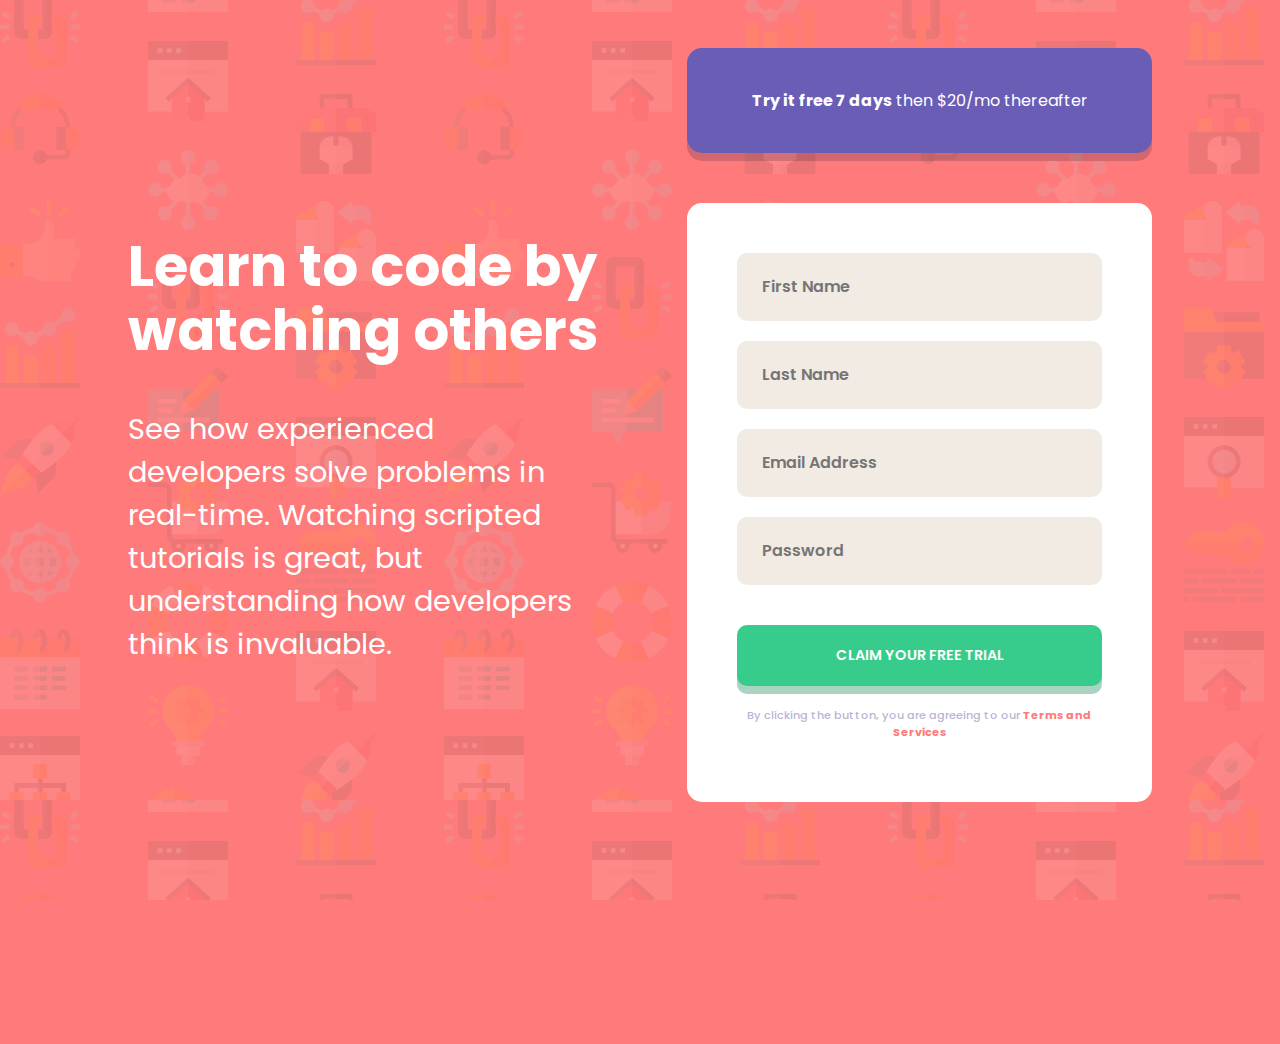
<file: pages/index.html>
<!DOCTYPE html>
<html lang="en">
  <head>
    <meta charset="UTF-8" />
    <meta name="viewport" content="width=device-width, initial-scale=1.0" />
    <title>LTCBWO</title>
    <link
      rel="icon"
      type="image/png"
      sizes="16x16"
      href="../images/favicon.ico"
    />
    <link rel="preconnect" href="https://fonts.googleapis.com" />
    <link rel="preconnect" href="https://fonts.gstatic.com" crossorigin />
    <link
      href="https://fonts.googleapis.com/css2?family=Poppins:wght@400;500;600;700&display=swap"
      rel="stylesheet"
    />
    <link rel="stylesheet" href="../style/index_style.css" />
    <script defer src="../js/validator.js" type="text/javascript"></script>
    <script defer src="../js/focus.js" type="text/javascript"></script>
  </head>
  <body>
    <div class="content">
      <div class="title-div">
        <h1 class="title">
          Learn to code by <br />
          watching others
        </h1>
        <p class="description">
          See how experienced developers solve problems in real-time. Watching
          scripted tutorials is great, but understanding how developers think is
          invaluable.
        </p>
      </div>
      <div class="form-div">
        <button
          style="border: none; cursor: pointer"
          class="free-trial"
          id="free-trial"
          onclick="focusOn()"
        >
          <strong>Try it free 7 days</strong> then $20/mo thereafter
        </button>
        <form class="register-form" id="form" method="get" action="">
          <input
            required
            pattern="[a-zA-Z]{2,20}"
            type="text"
            id="name"
            name="name"
            placeholder="First Name"
          />
          <input
            required
            pattern="[a-zA-Z]{2,20}"
            type="text"
            id="surname"
            name="surname"
            placeholder="Last Name"
          />
          <input
            required
            pattern="[a-z0-9._%+-]+@[a-z0-9.-]+\.[a-z]{2,4}$"
            type="email"
            id="email"
            name="email"
            autocomplete="email"
            placeholder="Email Address"
          />
          <input
            required
            pattern="^(?=.*[a-z])(?=.*[A-Z])(?=.*[0-9])(?=.*[!@#$%^&*_=+-]).{8,50}$"
            type="password"
            id="password"
            name="password"
            autocomplete="new-password"
            placeholder="Password"
          />
          <button class="submitForm">CLAIM YOUR FREE TRIAL</button>
          <p class="terms">
            By clicking the button, you are agreeing to our
            <a class="terms-link" href="terms.html"
              ><strong>Terms and Services</strong></a
            >
          </p>
        </form>
      </div>
    </div>
    <footer class="footer">
      <a class="terms-link" href="terms.html">
        <strong>Terms and Services</strong>
      </a>
      <p class="footer-message">
        <strong>Ready to start?</strong>
        <br />
        Enter your email to create or restart your membership.
      </p>
    </footer>
  </body>
</html>
</file>
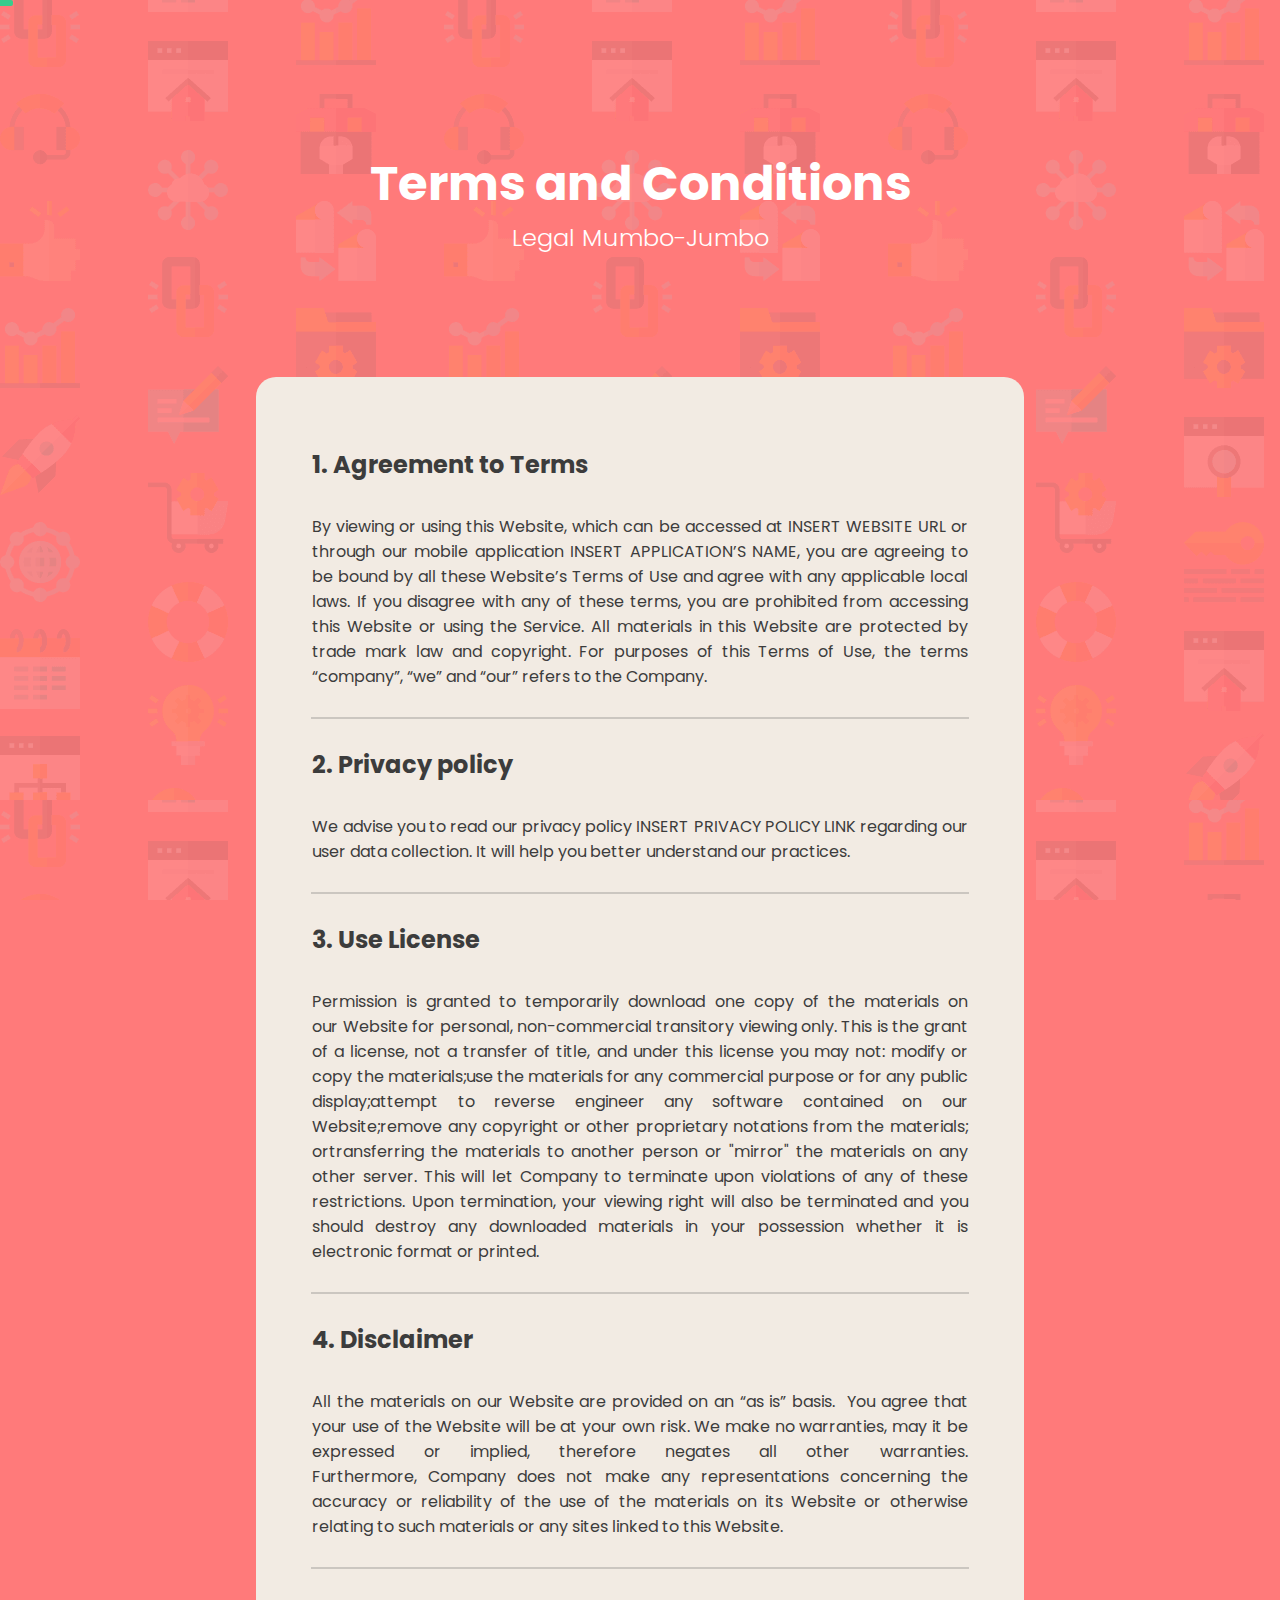
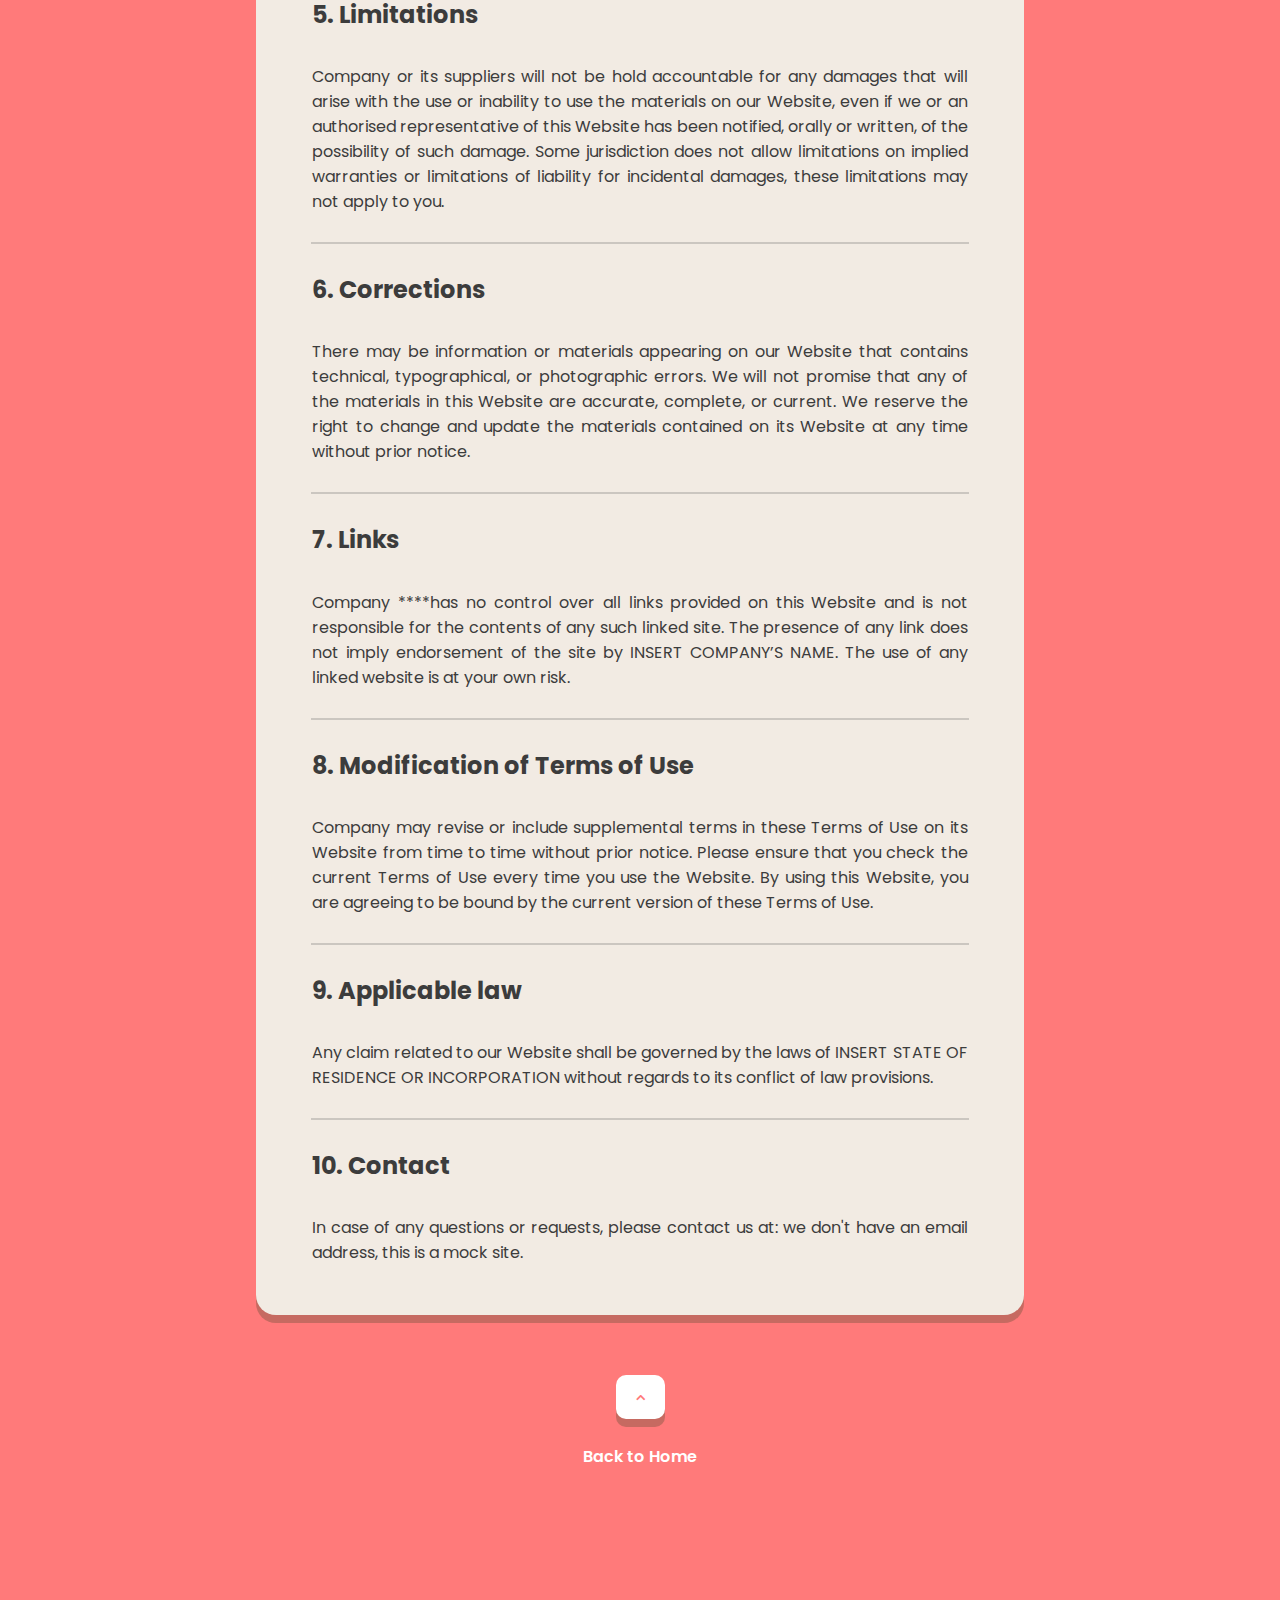
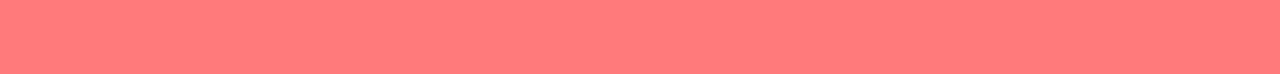
<file: pages/terms.html>
<!DOCTYPE html>
<html lang="en">
  <head>
    <meta charset="UTF-8" />
    <meta http-equiv="X-UA-Compatible" content="IE=edge" />
    <meta name="viewport" content="width=device-width, initial-scale=1.0" />
    <title>Terms and Conditions</title>
    <link
      rel="icon"
      type="image/png"
      sizes="16x16"
      href="../images/favicon.ico"
    />
    <link rel="preconnect" href="https://fonts.googleapis.com" />
    <link rel="preconnect" href="https://fonts.gstatic.com" crossorigin />
    <link
      href="https://fonts.googleapis.com/css2?family=Poppins:wght@400;500;600;700&display=swap"
      rel="stylesheet"
    />
    <link rel="stylesheet" href="../style/terms_style.css" />
    <link
      href="//maxcdn.bootstrapcdn.com/font-awesome/4.1.0/css/font-awesome.min.css"
      rel="stylesheet"
    />
    <script defer src="../js/scrollbar.js" type="text/javascript"></script>
  </head>
  <body>
    <div id="bar"></div>
    <div class="main-content">
      <div class="titles-div">
        <h1 class="title">Terms and Conditions</h1>
        <h2 class="subtitle">Legal Mumbo-Jumbo</h2>
      </div>
      <div class="content">
        <h1>1. Agreement to Terms</h1>
        <p>
          By viewing or using this Website, which can be accessed at INSERT
          WEBSITE URL or through our mobile application INSERT APPLICATION’S
          NAME, you are agreeing to be bound by all these Website’s Terms of Use
          and agree with any applicable local laws. If you disagree with any of
          these terms, you are prohibited from accessing this Website or using
          the Service. All materials in this Website are protected by trade mark
          law and copyright. For purposes of this Terms of Use, the terms
          “company”, “we” and “our” refers to the Company.
        </p>
        <hr />
        <h1>2. Privacy policy</h1>
        <p>
          We advise you to read our privacy policy INSERT PRIVACY POLICY
          LINK regarding our user data collection. It will help you better
          understand our practices.
        </p>
        <hr />
        <h1>3. Use License</h1>
        <p>
          Permission is granted to temporarily download one copy of the
          materials on our Website for personal, non-commercial transitory
          viewing only. This is the grant of a license, not a transfer of title,
          and under this license you may not: modify or copy the materials;use
          the materials for any commercial purpose or for any public
          display;attempt to reverse engineer any software contained on our
          Website;remove any copyright or other proprietary notations from the
          materials; ortransferring the materials to another person or "mirror"
          the materials on any other server. This will let Company to terminate
          upon violations of any of these restrictions. Upon termination, your
          viewing right will also be terminated and you should destroy any
          downloaded materials in your possession whether it is electronic
          format or printed.
        </p>
        <hr />
        <h1>4. Disclaimer</h1>
        <p>
          All the materials on our Website are provided on an “as is” basis. 
          You agree that your use of the Website will be at your own risk. We
          make no warranties, may it be expressed or implied, therefore negates
          all other warranties. Furthermore, Company does not make any
          representations concerning the accuracy or reliability of the use of
          the materials on its Website or otherwise relating to such materials
          or any sites linked to this Website.
        </p>
        <hr />
        <h1>5. Limitations</h1>
        <p>
          Company or its suppliers will not be hold accountable for any damages
          that will arise with the use or inability to use the materials on our
          Website, even if we or an authorised representative of this Website
          has been notified, orally or written, of the possibility of such
          damage. Some jurisdiction does not allow limitations on implied
          warranties or limitations of liability for incidental damages, these
          limitations may not apply to you.
        </p>
        <hr />
        <h1>6. Corrections</h1>
        <p>
          There may be information or materials appearing on our Website that
          contains technical, typographical, or photographic errors. We will not
          promise that any of the materials in this Website are accurate,
          complete, or current. We reserve the right to change and update the
          materials contained on its Website at any time without prior notice.
        </p>
        <hr />
        <h1>7. Links</h1>
        <p>
          Company ****has no control over all links provided on this Website and
          is not responsible for the contents of any such linked site. The
          presence of any link does not imply endorsement of the site by INSERT
          COMPANY’S NAME. The use of any linked website is at your own risk.
        </p>
        <hr />
        <h1>8. Modification of Terms of Use</h1>
        <p>
          Company may revise or include supplemental terms in these Terms of Use
          on its Website from time to time without prior notice. Please ensure
          that you check the current Terms of Use every time you use the
          Website. By using this Website, you are agreeing to be bound by the
          current version of these Terms of Use.
        </p>
        <hr />
        <h1>9. Applicable law</h1>
        <p>
          Any claim related to our Website shall be governed by the laws
          of INSERT STATE OF RESIDENCE OR INCORPORATION without regards to its
          conflict of law provisions.
        </p>
        <hr />
        <h1>10. Contact</h1>
        <p>
          In case of any questions or requests, please contact us at: we don't
          have an email address, this is a mock site.
        </p>
      </div>
      <div class="buttons">
        <button class="top" onclick="window.location.href='#'">
          <i class="fa fa-angle-up"></i>
        </button>
        <button class="home">
          <a type="button" role="button" href="index.html" class="home-a"
            >Back to Home</a
          >
        </button>
      </div>
    </div>

    <footer class="footer">
      <a class="home-link" href="index.html">
        <strong>Home</strong>
      </a>
      <p class="footer-message">
        <strong>Ready to start?</strong>
        <br />
        Enter your email to create or restart your membership.
      </p>
    </footer>
  </body>
</html>
</file>
<file: style/index_style.css>
:root {
  /* Primary */
  --main: hsl(0, 100%, 74%);
  --secondary: hsl(154, 59%, 51%);
  --secondary_shadow: hsla(154, 56%, 37%, 0.4);
  --hover-secondary: hsl(154, 100%, 64%);

  /* Tertiary */
  --tertiary: hsl(248, 38%, 54%);
  --hover-tertiary: hsl(248, 77%, 70%);

  /* Neutral */
  --input-color: hsl(30, 38%, 92%);
  --hover-input: rgba(0, 0, 0, 0.665);
  --form-background: hsl(0, 0%, 100%);

  /* Font */
  --font: "Poppins", sans-serif;
  --font-color: hsl(0, 0%, 100%);
  --footer-font-color: hsl(249, 10%, 26%);
  --light-font-color: hsl(246, 25%, 77%);
}

@media (prefers-color-scheme: dark) {
  :root {
    /* Primary */
    --main: #16213e;

    /* Tertiary */
    --tertiary: #6d67e4;
    --hover-tertiary: #3e38af;
  }
}

@media (prefers-color-scheme: light) {
  :root {
    /* Primary */
    --main: hsl(0, 100%, 74%);

    /* Tertiary */
    --tertiary: hsl(248, 38%, 54%);
    --hover-tertiary: hsl(248, 77%, 70%);
  }
}

* {
  transition-duration: 200ms !important;
}

body {
  margin: 0;
  background-color: var(--main);
}

.content {
  background-image: url("../images/bg-intro-mobile.png");
  background-attachment: fixed;
  background-color: var(--main);
  display: flex;
  flex-direction: column;
  align-items: center;
  position: relative;
  margin-bottom: 168px;
  z-index: 100;
}

.title {
  font-family: var(--font);
  font-size: 1.7rem;
  font-weight: 700;
  color: var(--font-color);
  margin: 0;
  text-align: center;
  margin-bottom: 20px;
  margin-top: 20%;
  padding-left: 30px;
  padding-right: 30px;
}

.description {
  color: var(--font-color);
  font-family: var(--font);
  font-weight: 400;
  font-size: 0.9rem;
  text-align: center;
  margin-bottom: 40px;
  padding-left: 20px;
  padding-right: 20px;
}

.free-trial {
  background-color: var(--tertiary);
  color: var(--font-color);
  font-family: var(--font);
  font-size: 0.9rem;
  text-align: center;
  border-radius: 15px;
  padding: 30px 20%;
  margin-left: 20px;
  margin-right: 20px;
  margin-bottom: 50px;
  /* box-shadow: none|h-offset v-offset blur spread color |inset|initial|inherit; */
  box-shadow: 0px 8px 0px 0 hsla(251, 33%, 17%, 0.2);
}

.free-trial:active {
  background-color: var(--hover-tertiary);
  box-shadow: 0px 8px 0px 0 hsla(0, 0%, 0%, 0.522);
}

.register-form {
  background-color: var(--form-background);
  display: flex;
  flex-direction: column;
  padding: 30px;
  margin-left: 20px;
  margin-right: 20px;
  margin-bottom: 50px;
  border-radius: 15px;
}

input {
  font-size: 0.9rem;
  font-family: var(--font);
  font-weight: 600;
  height: 2.5rem;
  margin-bottom: 15px;
  padding-left: 25px;
  padding-right: 25px;
  padding-top: 10px;
  padding-bottom: 10px;
  border-radius: 10px;
  border: none;
  background-color: var(--input-color);
}

input:focus {
  outline-color: var(--main);
  outline-style: solid;
  outline-width: 3px;
  box-shadow: 0px 8px 10px 0 hsla(32, 30%, 31%, 0.375);
}

#password {
  margin-bottom: 30px;
}

.submitForm {
  background-color: var(--secondary);
  color: var(--font-color);
  font-family: var(--font);
  font-weight: 600;
  font-size: 0.9rem;
  text-align: center;
  border-radius: 10px;
  border: none;
  padding: 20px 10%;
  margin-bottom: 10px;
  /* box-shadow: none|h-offset v-offset blur spread color |inset|initial|inherit; */
  box-shadow: 0px 8px 0px 0 var(--secondary_shadow);
}

.terms {
  font-family: var(--font);
  font-size: 0.7rem;
  font-weight: 500;
  color: var(--light-font-color);
  padding-left: 10px;
  padding-right: 10px;
  text-align: center;
}

.terms-link {
  color: var(--main);
  font-family: var(--font);
  text-decoration: none;
}

.footer {
  background-color: var(--form-background);
  display: flex;
  flex-direction: column;
  align-items: center;
  width: 100vw;
  padding-top: 20px;
  padding-bottom: 20px;

  position: fixed;
  bottom: 0;
  z-index: 0;
}

.footer-message {
  font-family: var(--font);
  color: var(--footer-font-color);
  text-align: center;
  margin-right: 30px;
  margin-left: 30px;
}

@media (hover: hover) {
  .free-trial:hover {
    background-color: var(--hover-tertiary);
  }

  input:hover {
    box-shadow: 0px 8px 10px 0 hsla(32, 30%, 31%, 0.375);
  }

  .submitForm:hover {
    background-color: var(--hover-secondary);
    color: var(--hover-input);
  }

  .terms-link:hover {
    text-decoration: underline;
  }
}

@media screen and (min-width: 500px) {
  .content {
    background-image: url("../images/bg-intro-desktop.png");
    margin-bottom: 144px;
    height: 100vh;
    min-height: 1200px;
  }

  .title-div {
    display: flex;
    flex-direction: column;
    align-items: center;
  }

  .title {
    font-size: 3rem;
    margin-top: 10%;
    line-height: 3rem;
    margin-bottom: 40px;
  }

  .description {
    font-size: 1.3rem;
    margin-left: 30px;
    margin-right: 30px;
    margin-bottom: 60px;
    width: 80%;
  }

  .form-div {
    display: flex;
    flex-direction: column;
    align-items: center;
    width: 70%;
  }

  .free-trial {
    padding: 40px 20%;
    box-sizing: border-box;
    width: 100%;
    font-size: 1.2rem;
    margin-left: 0px;
    margin-right: 0px;
  }

  .register-form {
    padding: 50px;
    margin-bottom: 50px;
    margin-left: 0px;
    margin-right: 0px;
    width: 100%;
    box-sizing: border-box;
  }

  input {
    font-size: 1rem;
    height: 3rem;
    margin-bottom: 20px;
  }

  #password {
    margin-bottom: 40px;
  }
}

@media screen and (min-width: 1200px) {
  .content {
    background-image: url("../images/bg-intro-desktop.png");
    flex-direction: row;
    height: 100vh;
    min-height: 100vh;
  }

  .title-div {
    display: block;
    margin-left: 10%;
  }

  .form-div {
    margin-right: 10%;
  }

  .title {
    font-size: 3.5rem;
    line-height: 4rem;
    text-align: left;
    margin: 0;
    margin-bottom: 5vh;
    padding: 0;
  }

  .description {
    text-align: left;
    font-size: 1.8rem;
    margin: 0;
    padding: 0;
    max-width: 2000px;
  }

  .free-trial {
    padding: 40px 10%;
    font-size: 1rem;
  }
}
</file>
<file: style/terms_style.css>
:root {
  /* Primary */
  --main: hsl(0, 100%, 74%);
  --main-background: hsl(30, 38%, 92%);
  --main-shadow: hsla(32, 30%, 31%, 0.375);
  --secondary: hsl(154, 59%, 51%);

  /* Neutral */
  --form-background: hsl(0, 0%, 100%);
  --line-color: rgba(107, 107, 107, 0.29);

  /* Font */
  --font: "Poppins", sans-serif;
  --font-color: hsl(0, 0%, 100%);
  --content-font-color: rgb(60, 60, 60);
  --footer-font-color: hsl(249, 10%, 26%);
  --light-font-color: hsl(246, 25%, 77%);
}

@media (prefers-color-scheme: dark) {
  :root {
    /* Primary */
    --main: #16213e;
    --main-background: #0f3460;
    --main-shadow: #00000000;

    /* Neutral */
    --line-color: hsl(30, 38%, 92%);

    /* Font */
    --content-font-color: hsl(30, 38%, 92%);
  }
}

* {
  transition-duration: 200ms !important;
}

html {
  scroll-behavior: smooth;
}

body {
  margin: 0;
  background-color: var(--main);
}

#bar {
  width: 1%;
  height: 6px;
  border-top-right-radius: 2px;
  border-bottom-right-radius: 2px;
  background-color: var(--secondary);
  position: fixed;
  top: 0;
  z-index: 1000;
  transition-duration: 0ms !important;
}

.main-content {
  background-image: url("../images/bg-intro-mobile.png");
  background-attachment: fixed;
  background-color: var(--main);
  position: relative;
  top: 0;
  margin-bottom: 182px;
  z-index: 100;
}

.titles-div {
  margin-left: 30px;
  margin-right: 30px;
  padding-top: 15%;
}

.title {
  color: var(--font-color);
  font-size: 2.5rem;
  text-align: center;
  margin-bottom: 0;
  text-decoration: none;
}

.subtitle {
  color: var(--font-color);
  font-family: var(--font);
  font-weight: 300;
  font-size: 1rem;
  text-align: center;
  margin-top: 0;
  margin-bottom: 15%;
}

.content {
  background-color: var(--main-background);
  margin-left: 20px;
  margin-right: 20px;
  margin-bottom: 60px;
  padding: 10px;
  border-radius: 20px;
  box-shadow: 0px 8px 0px 0 var(--main-shadow);
}

hr {
  width: 90%;
  border: 1px solid var(--line-color);
  color: var(--line-color);
}

h1,
p {
  font-family: var(--font);
  margin-left: 20px;
  margin-right: 20px;
}

h1 {
  margin-top: 20px;
  color: var(--content-font-color);
  font-size: 1.5rem;
  text-decoration-thickness: 3px;
}

p {
  color: var(--content-font-color);
  text-align: justify;
  margin-bottom: 20px;
}

p:last-of-type {
  margin-bottom: 30px;
}

.buttons {
  display: flex;
  align-items: center;
  flex-direction: column;
  margin-bottom: 50px;
}

.home {
  margin-bottom: 10px;
  border: none;
  background-color: transparent;
  margin-bottom: 50px;
}

.home-a {
  font-family: var(--font);
  font-weight: 600;
  font-size: 1rem;
  color: var(--font-color);
  line-height: 5px;
}

.top {
  color: var(--main);
  text-decoration: none;
  background-color: var(--font-color);
  margin-bottom: 30px;
  border-radius: 10px;
  padding: 5px 10px;
  border-radius: 10px;
  font-family: var(--font);
  font-weight: 600;
  font-size: 0.9rem;
  text-align: center;
  border: none;
  box-shadow: 0px 8px 0px 0 var(--main-shadow);
}

i {
  font-size: 30px;
  padding: 10px;
  margin: 0;
}

.top:active {
  cursor: pointer;
  background-color: var(--secondary);
  translate: 0 -5px;
}

.top:active > i {
  color: var(--font-color);
  translate: 0 -5px;
}

.fa {
  font-weight: bold !important;
}

.footer {
  background-color: var(--form-background);
  display: flex;
  flex-direction: column;
  align-items: center;
  width: 100vw;
  padding-top: 20px;
  padding-bottom: 20px;
  position: fixed;
  bottom: 0;
  z-index: 0;
}

.footer-message {
  font-family: var(--font);
  color: var(--footer-font-color);
  text-align: center;
  margin-right: 30px;
  margin-left: 30px;
}

.terms {
  font-family: var(--font);
  font-size: 0.7rem;
  font-weight: 500;
  color: var(--light-font-color);
  padding-left: 10px;
  padding-right: 10px;
  text-align: center;
}

.home-link {
  color: var(--main);
  font-family: var(--font);
  text-decoration: none;
}

@media (hover: hover) {
  .home-link:hover {
    text-decoration: underline;
  }

  .top:hover {
    cursor: pointer;
    background-color: var(--secondary);
    translate: 0 -5px;
  }

  .top:hover > i {
    translate: 0 -5px;
    color: var(--font-color);
  }

  .home-a:hover {
    font-size: 1.2rem;
    text-decoration: underline;
  }
}

@media screen and (min-width: 500px) {
  .main-content {
    background-image: url("../images/bg-intro-desktop.png");
    margin-bottom: 158px;
  }

  .titles-div {
    padding-top: 10%;
  }

  .title {
    font-size: 3rem;
    width: auto;
  }

  .subtitle {
    font-size: 1.5rem;
    margin-bottom: 10%;
  }

  .content {
    display: flex;
    flex-direction: column;
    align-items: center;
    margin-left: 10%;
    margin-right: 10%;
    padding: 20px;
  }

  h1,
  p {
    width: 90%;
  }
}

@media screen and (min-width: 1200px) {
  #bar {
    height: 6px;
    border-top-right-radius: 2px;
    border-bottom-right-radius: 2px;
  }

  .content {
    padding-top: 50px;
    margin-left: 20%;
    margin-right: 20%;
  }

  .home-a {
    text-decoration: none;
  }

  .footer {
    padding-top: 40px;
  }
}
</file>
